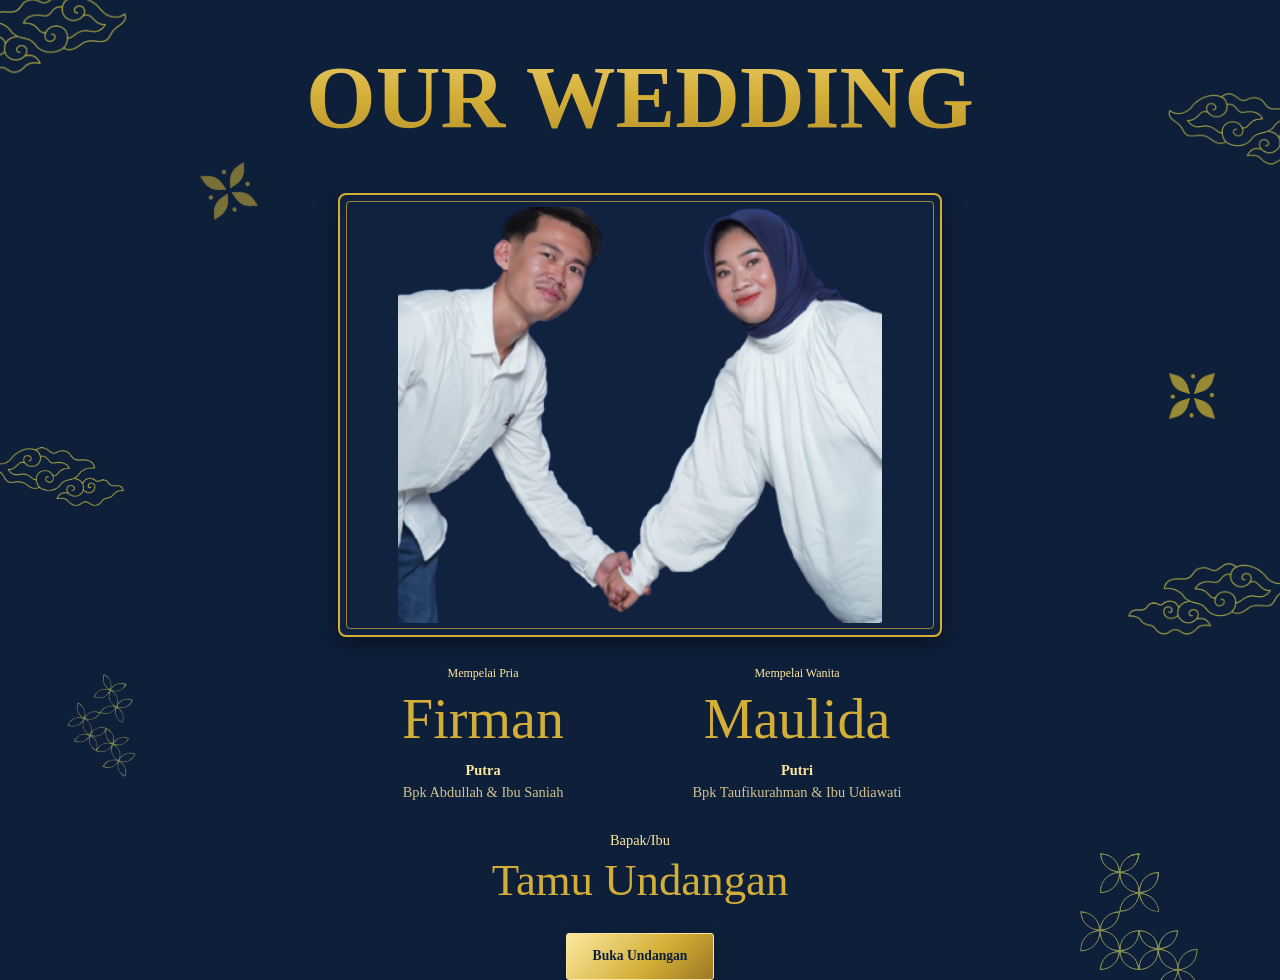
<file: index.html>
<!DOCTYPE html>
<!--[if lt IE 7]>      <html class="no-js lt-ie9 lt-ie8 lt-ie7"> <![endif]-->
<!--[if IE 7]>         <html class="no-js lt-ie9 lt-ie8"> <![endif]-->
<!--[if IE 8]>         <html class="no-js lt-ie9"> <![endif]-->
<!--[if gt IE 8]>      <html class="no-js"> <!--<![endif]-->
<html>
    <head>
        <meta http-equiv="Content-Security-Policy" content="default-src 'self'; script-src 'self' https://cdn.jsdelivr.net; style-src 'self' 'unsafe-inline' https://cdn.jsdelivr.net https://fonts.googleapis.com; font-src 'self' https://fonts.gstatic.com https://cdn.jsdelivr.net; img-src 'self' data:; media-src 'self'; frame-src https://www.google.com https://maps.google.com; object-src 'none'; base-uri 'self'; form-action 'self'">
        <link href="https://cdn.jsdelivr.net/npm/bootstrap@5.3.8/dist/css/bootstrap.min.css" rel="stylesheet" integrity="sha384-sRIl4kxILFvY47J16cr9ZwB07vP4J8+LH7qKQnuqkuIAvNWLzeN8tE5YBujZqJLB" crossorigin="anonymous">
        <script src="https://cdn.jsdelivr.net/npm/bootstrap@5.3.8/dist/js/bootstrap.bundle.min.js" integrity="sha384-FKyoEForCGlyvwx9Hj09JcYn3nv7wiPVlz7YYwJrWVcXK/BmnVDxM+D2scQbITxI" crossorigin="anonymous"></script>
        <meta charset="utf-8">
        <meta http-equiv="X-UA-Compatible" content="IE=edge">
        <title>Wedding Firman & Maulida</title>
        <meta name="description" content="">
        <meta name="viewport" content="width=device-width, initial-scale=1">
        <link rel="stylesheet" type="text/css" href="css/style.css">
        <link rel="preconnect" href="https://fonts.googleapis.com">
<link rel="preconnect" href="https://fonts.gstatic.com" crossorigin>
<link href="https://fonts.googleapis.com/css2?family=Cinzel:wght@400..900&display=swap" rel="stylesheet">
        <link href="https://fonts.googleapis.com/css2?family=Great+Vibes&display=swap" rel="stylesheet">
    </head>
    <body>
        <section class="parameter-error" id="parameter-error" role="alert" aria-labelledby="parameter-error-title" hidden>
            <p class="section-kicker">Tautan undangan tidak valid</p>
            <h1 id="parameter-error-title">Format nama tamu salah</h1>
            <p>Isi parameter <code>untuk</code> atau <code>nama</code> dengan huruf saja, tanpa spasi, angka, atau simbol.</p>
            <a class="tombol-undangan" href="Index.html">Kembali ke undangan</a>
        </section>
        <div class="loader-overlay" id="page-loader" role="status" aria-live="polite" aria-label="Memuat undangan">
            <div class="loader-content">
                <span class="loader-spinner" aria-hidden="true"></span>
                <span class="loader-label">Mempersiapkan undangan</span>
            </div>
        </div>
       <div class="container-fluid p-0 m-0 d-flex min-vh-100">
            <div class="Utama container-fluid d-flex flex-column justify-content-center">
                <img src="Assets/Desain_tanpa_judul__1_-removebg-preview.png" class="img-fluid mt-0 element awan1" alt="" aria-hidden="true">
                <img src="Assets/Desain_tanpa_judul__1_-removebg-preview.png" class="img-fluid mt-0 element awan2" alt="" aria-hidden="true">
                <img src="Assets/Desain_tanpa_judul__1_-removebg-preview.png" class="img-fluid mt-0 element awan3" alt="" aria-hidden="true">
                <img src="Assets/Desain_tanpa_judul__1_-removebg-preview.png" class="img-fluid mt-0 element awan4" alt="" aria-hidden="true">
                <img src="Assets/i-removebg-preview.png" class="img-fluid mt-0 element3 bunga2" alt="" aria-hidden="true">
                <img src="Assets/Desain_tanpa_judul__1_-removebg-preview (1).png" class="img-fluid mt-0 element2 bunga" alt="" aria-hidden="true">
                <img src="Assets/i-removebg-preview.png" class="img-fluid mt-0 element3 bunga3" alt="" aria-hidden="true">
                <img src="Assets/Desain_tanpa_judul__1_-removebg-preview (1).png" class="img-fluid mt-0 element2 bunga4" alt="" aria-hidden="true">
                <h1 class="text-uppercase text-center text-judul">Our Wedding</h1>
                <div class="container-fluid ">
                    <div class="row justify-content-center">
                        <!-- Mengatur lebar bingkai: lebih kecil di HP (col-10), sedang di tablet (col-md-8), dan pas di desktop (col-lg-6) -->
                        <div class="col-10 col-md-8 col-lg-6">
                        
                        <!-- Wrapper Bingkai -->
                        <div class="bingkai-emas">
                            <!-- Ganti 'foto-mempelai.jpg' dengan path/link foto Anda -->
                            <img src="Assets/1000524065-removebg-preview_waifu2x_photo_noise3.png" class="img-fluid Utama-foto" alt="Foto Mempelai">
                        </div>

                        <div class="row mempelai">
                            <div class="col-6">
                                <p class="label-mempelai">Mempelai Pria</p>
                                <p class="nama-mempelai">Firman</p>
                                <p class="orang-tua-mempelai orang-tua-pria"><span>Putra</span><span>Bpk Abdullah &amp; Ibu Saniah</span></p>
                            </div>
                            <div class="col-6">
                                <p class="label-mempelai">Mempelai Wanita</p>
                                <p class="nama-mempelai">Maulida</p>
                                <p class="orang-tua-mempelai orang-tua-wanita"><span>Putri</span><span>Bpk Taufikurahman &amp; Ibu Udiawati</span></p>
                            </div>
                        </div>

                        <div class="guest-recipient" aria-label="Undangan untuk tamu">
                            <p class="guest-salutation">Bapak/Ibu</p>
                            <p class="guest-name" id="guest-name">Tamu Undangan</p>
                        </div>
                        <a class="tombol-undangan" href="Undangan.html">Buka Undangan</a>

                        </div>
                    </div>
                    </div>
</div>
            </div>
       
       
        <script src="script-js/undangan.js" defer></script>
    </body>
</html>
</file>
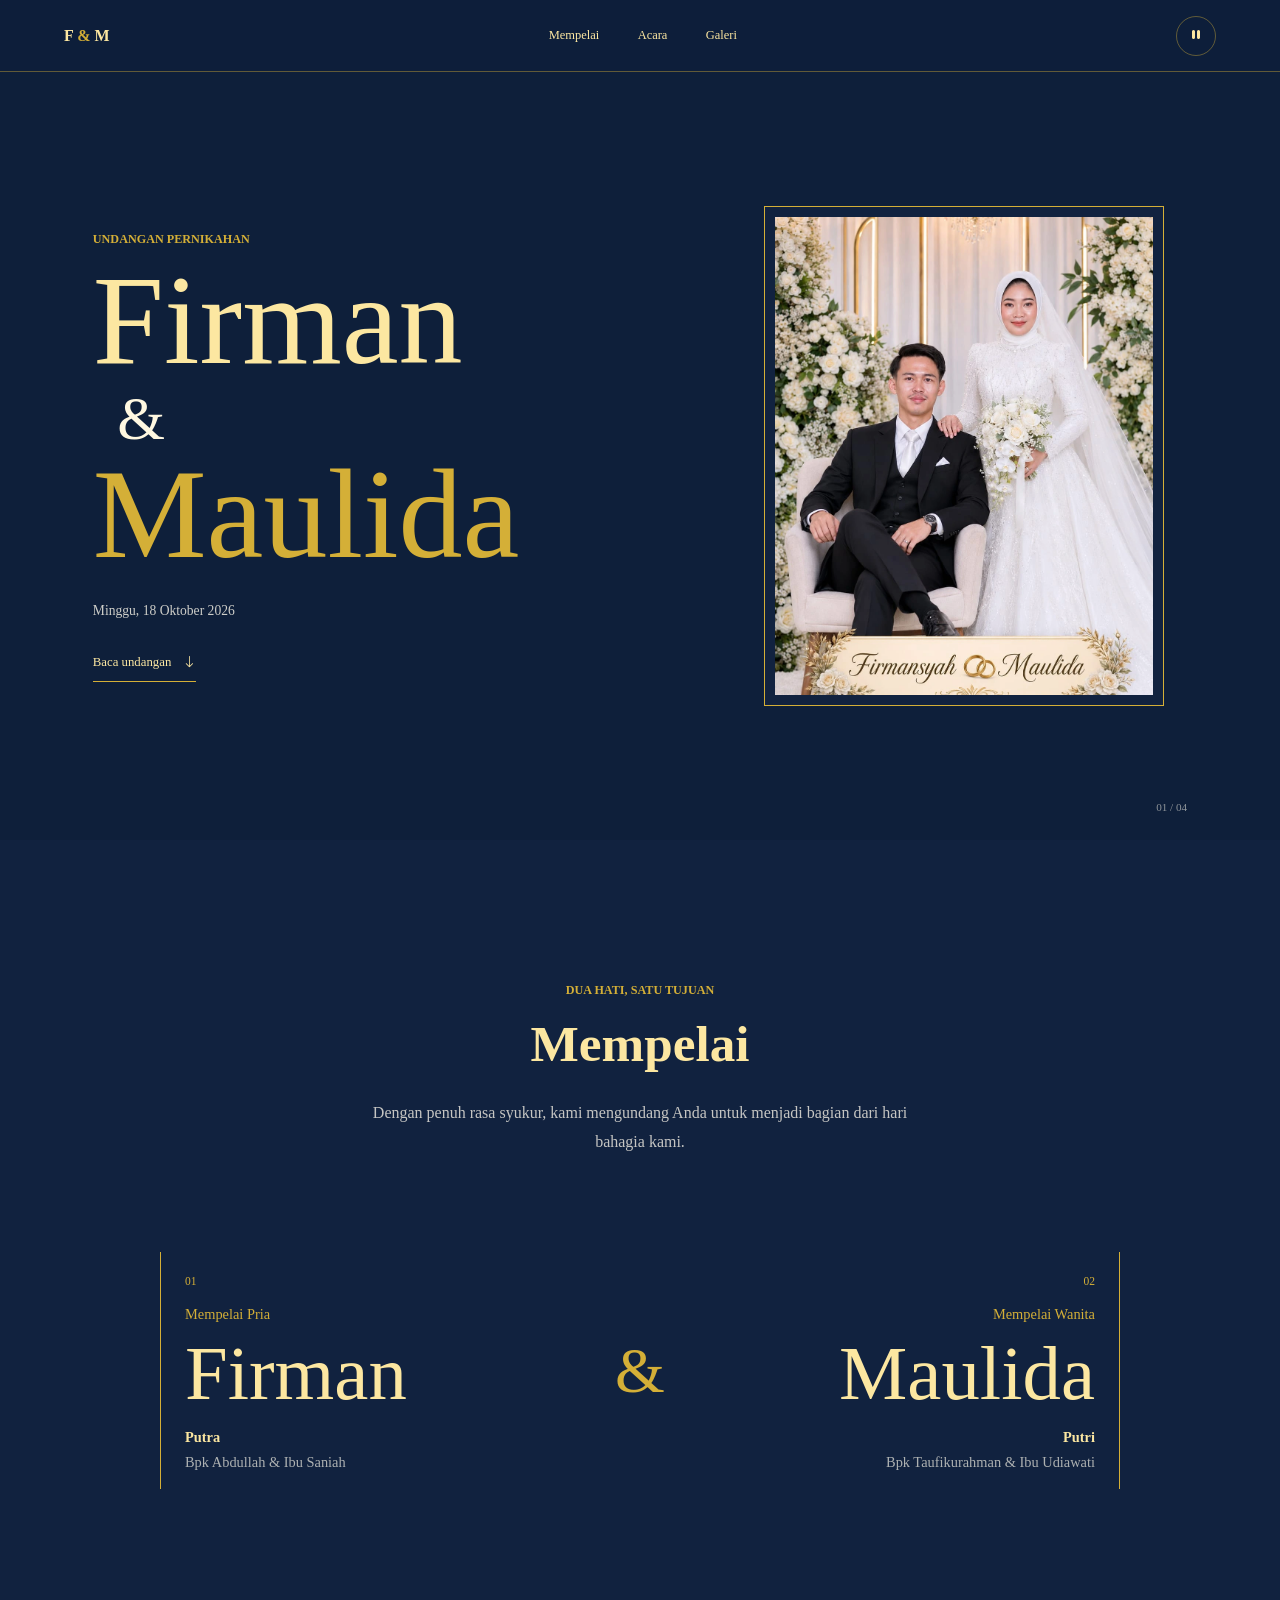
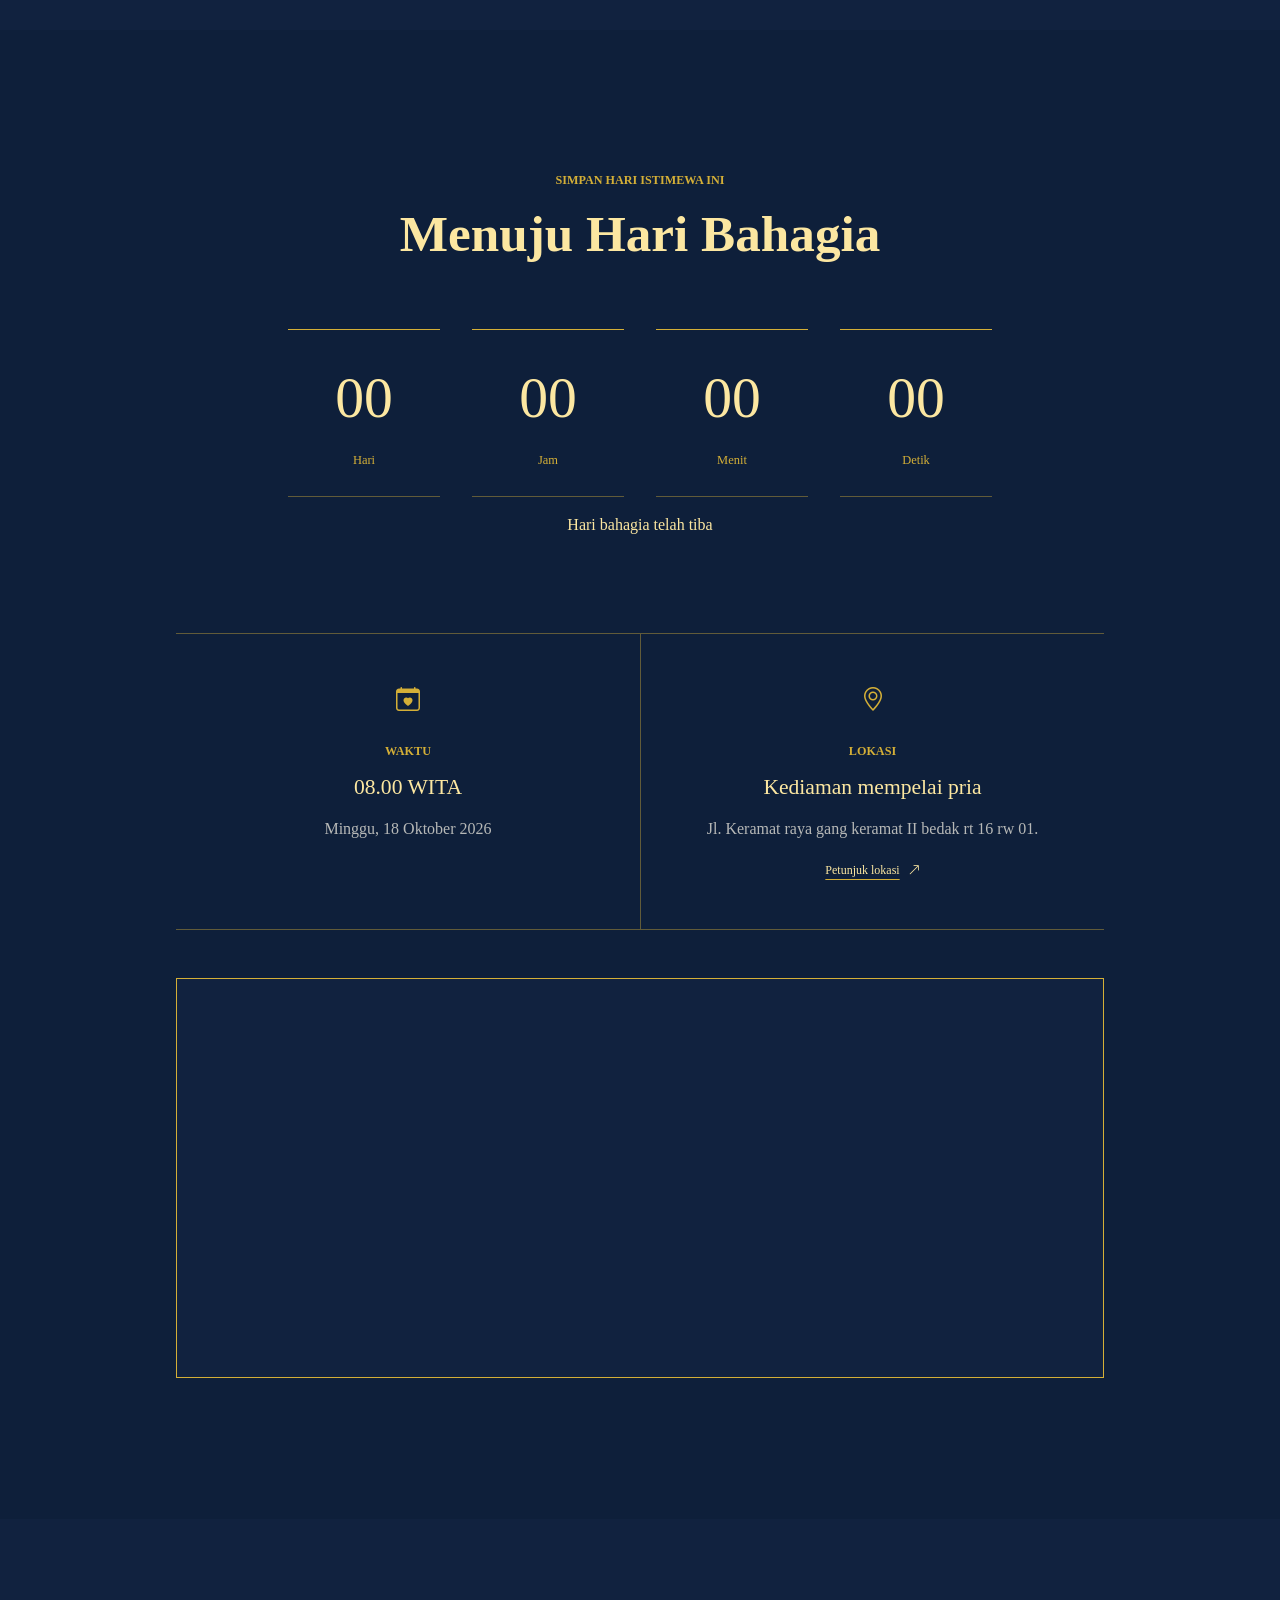
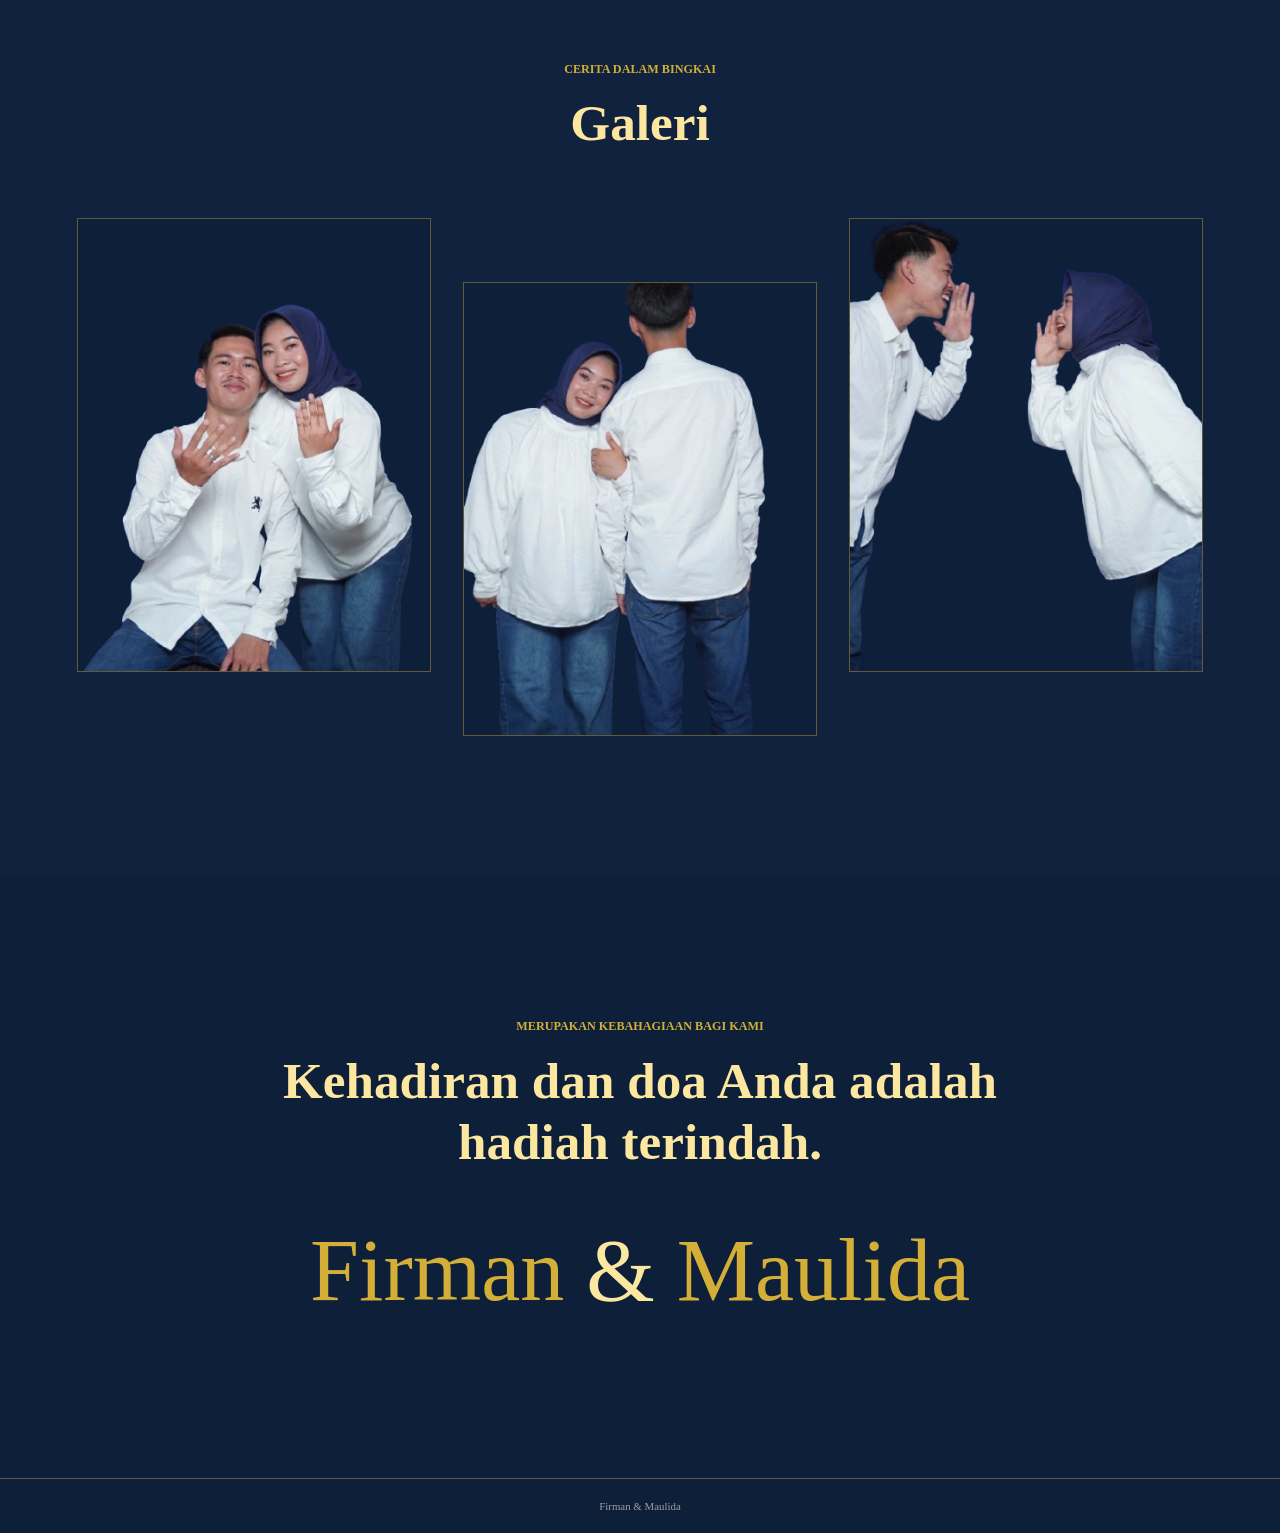
<file: Undangan.html>
<!DOCTYPE html>
<html lang="id">
    <head>
        <meta charset="utf-8">
        <meta http-equiv="Content-Security-Policy" content="default-src 'self'; script-src 'self' https://cdn.jsdelivr.net; style-src 'self' 'unsafe-inline' https://cdn.jsdelivr.net https://fonts.googleapis.com; font-src 'self' https://fonts.gstatic.com https://cdn.jsdelivr.net; img-src 'self' data:; media-src 'self'; frame-src https://www.google.com https://maps.google.com; object-src 'none'; base-uri 'self'; form-action 'self'">
        <meta name="viewport" content="width=device-width, initial-scale=1">
        <meta name="theme-color" content="#0e1f3a">
        <title>Undangan Pernikahan Firman &amp; Maulida</title>
        <link rel="preload" as="image" href="Assets/Foto-Firman-Maulida.webp" fetchpriority="high">
        <link href="https://cdn.jsdelivr.net/npm/bootstrap@5.3.8/dist/css/bootstrap.min.css" rel="stylesheet" integrity="sha384-sRIl4kxILFvY47J16cr9ZwB07vP4J8+LH7qKQnuqkuIAvNWLzeN8tE5YBujZqJLB" crossorigin="anonymous">
        <link href="https://cdn.jsdelivr.net/npm/bootstrap-icons@1.11.3/font/bootstrap-icons.min.css" rel="stylesheet">
        <link rel="stylesheet" href="css/style.css">
        <link rel="stylesheet" href="css/invitation.css">
        <link rel="preconnect" href="https://fonts.googleapis.com">
        <link rel="preconnect" href="https://fonts.gstatic.com" crossorigin>
        <link href="https://fonts.googleapis.com/css2?family=Cinzel:wght@400..900&family=Great+Vibes&display=swap" rel="stylesheet">
        <script src="script-js/undangan.js" defer></script>
    </head>
    <body class="invitation-body">
        <section class="parameter-error" id="parameter-error" role="alert" aria-labelledby="parameter-error-title" hidden>
            <p class="section-kicker">Tautan undangan tidak valid</p>
            <h1 id="parameter-error-title">Format nama tamu salah</h1>
            <p>Isi parameter <code>untuk</code> atau <code>nama</code> dengan huruf saja, tanpa spasi, angka, atau simbol.</p>
            <a class="tombol-undangan" href="Index.html">Kembali ke undangan</a>
        </section>
        <div class="loader-overlay" id="page-loader" role="status" aria-live="polite" aria-label="Memuat undangan">
            <div class="loader-content">
                <span class="loader-spinner" aria-hidden="true"></span>
                <span class="loader-label">Mempersiapkan undangan</span>
            </div>
        </div>

        <header class="invite-header">
            <a class="invite-brand" href="#awal" aria-label="Undangan Firman dan Maulida">F <span>&amp;</span> M</a>
            <nav class="invite-nav" aria-label="Navigasi undangan">
                <a href="#mempelai">Mempelai</a>
                <a href="#acara">Acara</a>
                <a href="#galeri">Galeri</a>
            </nav>
            <button class="invite-back audio-toggle" id="audio-toggle" type="button" aria-label="Lagu belum diatur" title="Tambahkan sumber lagu di konfigurasi" disabled>
                <i class="bi bi-pause-fill" aria-hidden="true"></i>
            </button>
        </header>

        <main class="invitation-flow">
            <section class="invite-hero" id="awal" aria-labelledby="hero-title">
                <div class="hero-copy reveal-on-scroll">
                    <p class="section-kicker">Undangan pernikahan</p>
                    <h1 id="hero-title"><span>Firman</span><span class="hero-ampersand">&amp;</span><span>Maulida</span></h1>
                    <p class="hero-date" id="event-date-label">Dengan penuh kebahagiaan</p>
                    <a class="hero-link" href="#mempelai">Baca undangan <i class="bi bi-arrow-down" aria-hidden="true"></i></a>
                </div>
                <figure class="hero-photo reveal-on-scroll">
                    <img id="cover-photo" src="Assets/Foto-Firman-Maulida.webp" alt="Firman dan Maulida" fetchpriority="high">
                </figure>
                <span class="hero-index" aria-hidden="true">01 / 04</span>
            </section>

            <section class="couple-section content-section" id="mempelai" aria-labelledby="couple-title">
                <div class="section-heading reveal-on-scroll">
                    <p class="section-kicker">Dua hati, satu tujuan</p>
                    <h2 id="couple-title">Mempelai</h2>
                </div>
                <div class="couple-intro reveal-on-scroll">
                    <p>Dengan penuh rasa syukur, kami mengundang Anda untuk menjadi bagian dari hari bahagia kami.</p>
                </div>
                <div class="couple-names">
                    <article class="couple-name reveal-on-scroll">
                        <span class="couple-number">01</span>
                        <p class="couple-role">Mempelai Pria</p>
                        <h3>Firman</h3>
                        <p class="couple-parents"><span>Putra</span><span>Bpk Abdullah &amp; Ibu Saniah</span></p>
                    </article>
                    <span class="couple-divider" aria-hidden="true">&amp;</span>
                    <article class="couple-name reveal-on-scroll">
                        <span class="couple-number">02</span>
                        <p class="couple-role">Mempelai Wanita</p>
                        <h3>Maulida</h3>
                        <p class="couple-parents"><span>Putri</span><span>Bpk Taufikurahman &amp; Ibu Udiawati</span></p>
                    </article>
                </div>
            </section>

            <section class="event-section content-section" id="acara" aria-labelledby="event-title">
                <div class="section-heading reveal-on-scroll">
                    <p class="section-kicker">Simpan hari istimewa ini</p>
                    <h2 id="event-title">Menuju Hari Bahagia</h2>
                </div>
                <div class="countdown reveal-on-scroll" id="countdown" aria-label="Hitung mundur menuju acara">
                    <div class="countdown-unit"><span id="countdown-days">00</span><small>Hari</small></div>
                    <div class="countdown-unit"><span id="countdown-hours">00</span><small>Jam</small></div>
                    <div class="countdown-unit"><span id="countdown-minutes">00</span><small>Menit</small></div>
                    <div class="countdown-unit"><span id="countdown-seconds">00</span><small>Detik</small></div>
                </div>
                <p class="countdown-message" id="countdown-message" aria-live="polite"></p>
                <div class="event-details reveal-on-scroll">
                    <div class="event-detail">
                        <i class="bi bi-calendar-heart" aria-hidden="true"></i>
                        <p class="section-kicker">Waktu</p>
                        <h3 id="event-time">09.00 WIB</h3>
                        <p id="event-date-full"></p>
                    </div>
                    <div class="event-detail">
                        <i class="bi bi-geo-alt" aria-hidden="true"></i>
                        <p class="section-kicker">Lokasi</p>
                        <h3 id="event-location-name">Lokasi acara</h3>
                        <p id="event-location-address">Alamat acara</p>
                        <a id="event-map-link" class="map-link" href="#acara" target="_blank" rel="noopener" hidden>Petunjuk lokasi <i class="bi bi-arrow-up-right" aria-hidden="true"></i></a>
                    </div>
                </div>
                <div class="event-map reveal-on-scroll">
                    <iframe id="event-map-frame" title="Peta lokasi acara di Sungai Bilu, Banjarmasin" loading="lazy" referrerpolicy="strict-origin-when-cross-origin" allowfullscreen></iframe>
                </div>
            </section>

            <section class="gallery-section content-section" id="galeri" aria-labelledby="gallery-title">
                <div class="section-heading reveal-on-scroll">
                    <p class="section-kicker">Cerita dalam bingkai</p>
                    <h2 id="gallery-title">Galeri</h2>
                </div>
                <div class="gallery-grid" id="gallery-grid" aria-label="Galeri foto Firman dan Maulida"></div>
            </section>

            <section class="closing-section content-section" aria-labelledby="closing-title">
                <p class="section-kicker reveal-on-scroll">Merupakan kebahagiaan bagi kami</p>
                <h2 class="reveal-on-scroll" id="closing-title">Kehadiran dan doa Anda adalah hadiah terindah.</h2>
                <p class="closing-names reveal-on-scroll">Firman <span>&amp;</span> Maulida</p>
            </section>
        </main>

        <audio id="wedding-audio" loop preload="none"></audio>
        <footer class="invite-footer">Firman &amp; Maulida</footer>
    </body>
</html>
</file>
<file: css/style.css>
@media (min-width: 576px) { 
 body,html {
    padding:0;
    margin:0;
}
.Utama {
    background-color: #0e1f3a;
    text-align: center;
    min-height: 100vh;
}
.text-judul {
    font-family: 'Cinzel', serif;
    font-weight: 800;
    padding: 50px;
    background: linear-gradient(to bottom,
      #FCE7A1 35%,
      #D4AF37 85%,
      #9C7722 30%);
    -webkit-background-clip: text;
    -webkit-text-fill-color: transparent;
    font-size: 10.3vh;

}
.foto-mempelai{
    margin: auto;
}
/* Container utama bingkai */
.bingkai-emas {
  position: relative;
  padding: 12px; /* Jarak antara foto dan garis emas terluar */
  background-color: #11223F; /* Menjaga warna dasar tetap navy blue */
  border: 2px solid #D4AF37; /* Garis emas bagian luar */
  border-radius: 8px; /* Membuat sudut sedikit melengkung */
  box-shadow: 0px 8px 20px rgba(0, 0, 0, 0.4); /* Memberikan efek bayangan agar menonjol */
}

/* Membuat efek garis emas bagian dalam (double border) */
.bingkai-emas::before {
  content: "";
  position: absolute;
  top: 6px; /* Jarak garis dalam dari atas */
  left: 6px; /* Jarak garis dalam dari kiri */
  right: 6px; /* Jarak garis dalam dari kanan */
  bottom: 6px; /* Jarak garis dalam dari bawah */
  border: 1px solid rgba(212, 175, 55, 0.7); /* Garis emas dalam yang sedikit lebih tipis/transparan */
  border-radius: 4px;
  pointer-events: none; /* Agar tidak mengganggu jika gambar bisa di-klik */
  z-index: 2; /* Memastikan garis berada di atas gambar */
}

/* Penyesuaian untuk foto di dalam bingkai */
.bingkai-emas img {
  width: 440px;
  height: 280px;
  border-radius: 2px;
  display: block;
  position: relative;
  z-index: 1; /* Posisi gambar di bawah garis dalam */
}

.Utama-foto {
    display: flex;
    justify-content: center;
    align-items: center;
 }
 .element {
    width: 10vw;
    height: 10vw;
    position: absolute;
    opacity: 0.5;
}
.awan1 {
    top: 1%;
    left: -5%;
    z-index: 0;

}
.awan2 {
    top: 15%;
    right: 0.1%;
    z-index: 0;
}
.element2 {
    max-width: 3rem;
    max-height: 3rem;
    position: absolute;
}
.element3 {
    max-width: 13rem;
    max-height: 13rem;
    position: absolute;
}
.bunga {
    top: 30%;
    left: 3%;
    z-index: 0;
    opacity: 0.5;

}
.bunga2 {
    top: 88%;
    right: 3%;
    z-index: 0;
    opacity: 0.5;
}
}


@media (min-width: 768px) { 
    .Utama {
    background-color: #0e1f3a;
}
.text-judul {
    font-family: 'Cinzel', serif;
    font-weight: 800;
    padding: 50px;
    background: linear-gradient(to bottom,
      #FCE7A1 0%,
      #D4AF37 50%,
      #9C7722 100%);
    -webkit-background-clip: text;
    -webkit-text-fill-color: transparent;
    font-size: 80%;


}
 }

@media (min-width: 992px) { 
    .Utama {
    background-color: #0e1f3a;
}
.text-judul {
    font-family: 'Cinzel', serif;
    font-weight: 800;
    padding: 50px;
    background: linear-gradient(to bottom,
      #FCE7A1 0%,
      #D4AF37 50%,
      #9C7722 100%);
    -webkit-background-clip: text;
    -webkit-text-fill-color: transparent;
    font-size: 80%;

}
 }

@media (min-width: 1200px) { 
body,html {
    padding:0;
    margin:0;
}
.Utama {
    background-color: #0e1f3a;
    text-align: center;
    min-width: 100vh;
}
.text-judul {
    font-family: 'Cinzel', serif;
    font-weight: 800;
    padding: 50px;
    background: linear-gradient(to bottom,
      #FCE7A1 35%,
      #D4AF37 70%,
      #9C7722 30%);
    -webkit-background-clip: text;
    -webkit-text-fill-color: transparent;
    font-size: 15vh;

}
.foto-mempelai{
    margin: auto;
}
/* Container utama bingkai */
.bingkai-emas {
  position: relative;
  padding: 12px; /* Jarak antara foto dan garis emas terluar */
  background-color: #11223F; /* Menjaga warna dasar tetap navy blue */
  border: 2px solid #D4AF37; /* Garis emas bagian luar */
  border-radius: 8px; /* Membuat sudut sedikit melengkung */
  box-shadow: 0px 8px 20px rgba(0, 0, 0, 0.4); /* Memberikan efek bayangan agar menonjol */
}

/* Membuat efek garis emas bagian dalam (double border) */
.bingkai-emas::before {
  content: "";
  position: absolute;
  top: 6px; /* Jarak garis dalam dari atas */
  left: 6px; /* Jarak garis dalam dari kiri */
  right: 6px; /* Jarak garis dalam dari kanan */
  bottom: 6px; /* Jarak garis dalam dari bawah */
  border: 1px solid rgba(212, 175, 55, 0.7); /* Garis emas dalam yang sedikit lebih tipis/transparan */
  border-radius: 4px;
  pointer-events: none; /* Agar tidak mengganggu jika gambar bisa di-klik */
  z-index: 2; /* Memastikan garis berada di atas gambar */
}

/* Penyesuaian untuk foto di dalam bingkai */
.bingkai-emas img {
  width: 100%;
  height: 340px;
  border-radius: 2px;
  display: block;
  position: relative;
  z-index: 1; /* Posisi gambar di bawah garis dalam */
}

.Utama-foto {
    display: flex;
    justify-content: center;
    align-items: center;
  }
.element {
    max-width: 20rem;
    max-height: 20rem;
}
}


@media (min-width: 1400px) { 
body,html {
    padding:0;
    margin:0;
}
    .Utama {
    background-color: #0e1f3a;
    text-align: center;
    align-items: center;
    justify-content: center;
}
.text-judul {
    font-family: 'Cinzel', serif;
    font-weight: 900;
    background: linear-gradient(to bottom,
      #FCE7A1 0%,
      #D4AF37 50%,
      #9C7722 100%);
    -webkit-background-clip: text;
    -webkit-text-fill-color: transparent;
    font-size: 80%;
}
 }

html,
body {
  min-height: 100%;
  margin: 0;
  padding: 0;
}

body {
  background-color: #0e1f3a;
}

.media-protection img,
.media-protection audio,
.media-protection video {
  -webkit-touch-callout: none;
  -webkit-user-drag: none;
  user-select: none;
}

.Utama {
  position: relative;
  flex: 1 0 100%;
  width: 100%;
  min-width: 0;
  min-height: 100vh;
  min-height: 100svh;
  overflow: hidden;
  background-color: #0e1f3a;
  text-align: center;
}

.text-judul {
  position: relative;
  z-index: 1;
  margin: 0;
  padding: clamp(1.5rem, 5vh, 3rem) 1rem;
  background: linear-gradient(to bottom, #FCE7A1 0%, #D4AF37 50%, #9C7722 100%);
  background-clip: text;
  -webkit-text-fill-color: transparent;
  font-family: 'Cinzel', serif;
  font-size: clamp(2rem, 7vw, 6rem);
  font-weight: 800;
  line-height: 1.15;
}

.bingkai-emas {
  position: relative;
  z-index: 1;
  padding: 12px;
  border: 2px solid #D4AF37;
  border-radius: 8px;
  background-color: #11223F;
  box-shadow: 0 8px 20px rgba(0, 0, 0, 0.4);
}

.bingkai-emas::before {
  position: absolute;
  inset: 6px;
  z-index: 2;
  border: 1px solid rgba(212, 175, 55, 0.7);
  border-radius: 4px;
  content: "";
  pointer-events: none;
}

.bingkai-emas img {
  display: block;
  position: relative;
  z-index: 1;
  width: 100%;
  height: clamp(14rem, 42vw, 26rem);
  border-radius: 2px;
  object-fit: contain;
}

.Utama-foto {
  margin: auto;
}

.element,
.element2,
.element3 {
  position: absolute;
  z-index: 0;
  height: auto;
  opacity: 0.5;
  pointer-events: none;
  scale: 1.15;
}

.element {
  width: clamp(5rem, 14vw, 16rem);
}

.awan1 {
  top: 0;
  left: -4%;
  width: clamp(5rem, 14vw, 16rem);
  opacity: 0.75;
}

.awan2 {
  top: 10%;
  right: -4%;
  width: clamp(4.5rem, 12vw, 14rem);
  opacity: 0.7;
  transform: scaleX(-1);
}

.awan3 {
  top: 46%;
  left: 1%;
  width: clamp(4rem, 10vw, 11rem);
  opacity: 0.8;
  transform: scaleX(-1);
}

.awan4 {
  top: 58%;
  right: 1%;
  width: clamp(4.5rem, 12vw, 13rem);
  opacity: 0.75;
}

.element2 {
  width: clamp(2rem, 5vw, 3rem);
}

.bunga {
  top: 38%;
  right: 2%;
  width: clamp(2.5rem, 6vw, 5rem);
  opacity: 0.65;
}

.element3 {
  width: clamp(5rem, 14vw, 10rem);
}

.bunga2 {
  right: 4%;
  bottom: 8%;
  width: clamp(4rem, 10vw, 8rem);
  opacity: 0.6;
}

.bunga3 {
  top: 70%;
  left: 2%;
  width: clamp(3rem, 7vw, 6rem);
  opacity: 0.55;
  transform: rotate(24deg);
}

.bunga4 {
  top: 17%;
  left: 9%;
  width: clamp(2.5rem, 5vw, 4.5rem);
  opacity: 0.5;
  transform: rotate(-18deg);
}

.guest-recipient {
  max-width: 100%;
  margin: clamp(1rem, 3vh, 1.75rem) auto 0;
  color: #FCE7A1;
  text-align: center;
}

.guest-salutation {
  margin: 0;
  font-family: 'Cinzel', serif;
  font-size: clamp(0.75rem, 2vw, 0.9rem);
}

.guest-name {
  overflow-wrap: anywhere;
  margin: 0.2rem 0 0;
  color: #D4AF37;
  font-family: 'Great Vibes', cursive;
  font-size: clamp(1.9rem, 5vw, 2.8rem);
  line-height: 1.15;
}

.parameter-error {
  display: grid;
  position: fixed;
  inset: 0;
  z-index: 3000;
  align-content: center;
  justify-items: center;
  gap: 1rem;
  overflow-y: auto;
  padding: 2rem 1.25rem;
  background: #0e1f3a;
  color: #FCE7A1;
  text-align: center;
}

.parameter-error[hidden] {
  display: none;
}

.parameter-error h1 {
  max-width: 42rem;
  margin: 0;
  color: #D4AF37;
  font-family: 'Cinzel', serif;
  font-size: clamp(1.5rem, 5vw, 3rem);
}

.parameter-error p:not(.section-kicker) {
  max-width: 36rem;
  margin: 0;
  line-height: 1.7;
}

.parameter-error code {
  color: #FCE7A1;
}

body.invalid-guest-page > :not(#parameter-error) {
  display: none !important;
}

@media (min-width: 576px) {
  .awan1 {
    left: -3%;
    width: clamp(6rem, 12vw, 16rem);
  }

  .awan2 {
    right: -3%;
    width: clamp(5rem, 11vw, 14rem);
  }

  .awan3 {
    top: 46%;
    left: 0;
    width: clamp(4.5rem, 9vw, 11rem);
  }

  .awan4 {
    right: 0;
    width: clamp(5rem, 11vw, 13rem);
  }

  .bunga {
    right: 3%;
    left: auto;
    width: clamp(3rem, 5vw, 5rem);
  }

  .bunga2 {
    right: 5%;
    width: clamp(4.5rem, 8vw, 8rem);
  }

  .bunga3 {
    left: 4%;
    right: auto;
    width: clamp(3.5rem, 5vw, 6rem);
  }

  .bunga4 {
    left: 12%;
    width: clamp(3rem, 4vw, 4.5rem);
  }
}

@media (min-width: 992px) {
  .awan1 {
    width: clamp(8rem, 12vw, 18rem);
  }

  .awan2 {
    width: clamp(7rem, 11vw, 16rem);
  }

  .awan3 {
    top: 46%;
    width: clamp(6rem, 9vw, 12rem);
  }

  .awan4 {
    width: clamp(7rem, 11vw, 14rem);
  }

  .bunga {
    right: 5%;
    left: auto;
    width: clamp(3.5rem, 5vw, 6rem);
  }

  .bunga2 {
    right: 7%;
    width: clamp(5rem, 8vw, 9rem);
  }

  .bunga3 {
    left: 6%;
    right: auto;
    width: clamp(4rem, 5vw, 7rem);
  }

  .bunga4 {
    left: 16%;
    width: clamp(3.5rem, 4vw, 5rem);
  }
}

.mempelai {
  position: relative;
  z-index: 1;
  margin-top: clamp(1rem, 3vh, 2rem);
  color: #FCE7A1;
}

.label-mempelai {
  margin: 0;
  font-family: 'Cinzel', serif;
  font-size: 0.75rem;
}

.nama-mempelai {
  margin: 0.25rem 0 0;
  color: #D4AF37;
  font-family: 'Great Vibes', cursive;
  font-size: 2rem;
  line-height: 1.2;
}

.orang-tua-mempelai {
  overflow-wrap: anywhere;
  margin: 0.4rem 0 0;
  color: rgba(252, 231, 161, 0.82);
  font-family: 'Cinzel', serif;
  font-size: 0.75rem;
  line-height: 1.45;
  text-align: center;
}

.orang-tua-mempelai span {
  display: block;
}

.orang-tua-mempelai span:first-child {
  margin-bottom: 0.1rem;
  color: #FCE7A1;
  font-weight: 600;
}

@media (min-width: 576px) {
  .orang-tua-mempelai {
    font-size: 0.8rem;
  }

  .nama-mempelai {
    font-size: 2.5rem;
  }
}

@media (min-width: 768px) {
  .orang-tua-mempelai {
    font-size: 0.85rem;
  }

  .nama-mempelai {
    font-size: 3rem;
  }
}

@media (min-width: 1200px) {
  .orang-tua-mempelai {
    font-size: 0.9rem;
  }

  .nama-mempelai {
    font-size: 3.5rem;
  }
}

.loader-overlay {
  position: fixed;
  inset: 0;
  z-index: 2000;
  display: grid;
  place-items: center;
  background: rgba(255, 255, 255, 0.78);
  -webkit-backdrop-filter: blur(5px);
  backdrop-filter: blur(5px);
  opacity: 1;
  transition: opacity 600ms ease, visibility 600ms ease;
}

.loader-overlay.is-hidden {
  visibility: hidden;
  opacity: 0;
  pointer-events: none;
}

.loader-content {
  display: grid;
  justify-items: center;
  gap: 1rem;
  color: #0e1f3a;
}

.loader-spinner {
  width: clamp(3rem, 10vw, 4rem);
  aspect-ratio: 1;
  border: 4px solid rgba(212, 175, 55, 0.25);
  border-top-color: #FCE7A1;
  border-right-color: #D4AF37;
  border-bottom-color: #9C7722;
  border-radius: 50%;
  animation: loader-spin 900ms linear infinite;
}

.loader-label {
  font-family: 'Cinzel', serif;
  font-size: 0.8rem;
  font-weight: 700;
}

.tombol-undangan {
  display: inline-flex;
  position: relative;
  z-index: 1;
  align-items: center;
  justify-content: center;
  min-height: 2.9rem;
  margin-top: clamp(1.25rem, 3vh, 2rem);
  padding: 0.7rem 1.6rem;
  border: 1px solid #FCE7A1;
  border-radius: 3px;
  background: linear-gradient(135deg, #FCE7A1 0%, #D4AF37 58%, #9C7722 100%);
  box-shadow: 0 5px 16px rgba(0, 0, 0, 0.2);
  color: #0e1f3a;
  font-family: 'Cinzel', serif;
  font-size: 0.85rem;
  font-weight: 700;
  text-decoration: none;
  transition: box-shadow 200ms ease, transform 200ms ease;
}

.tombol-undangan:hover {
  box-shadow: 0 8px 22px rgba(212, 175, 55, 0.3);
  color: #0e1f3a;
  transform: translateY(-2px);
}

.tombol-undangan:focus-visible {
  outline: 3px solid #FCE7A1;
  outline-offset: 4px;
}

.tombol-undangan[aria-disabled="true"] {
  pointer-events: none;
}

.is-leaving .Utama,
.is-leaving .undangan-page {
  animation: invitation-lift 1050ms cubic-bezier(0.65, 0, 0.35, 1) forwards;
}

.undangan-page {
  display: grid;
  position: relative;
  place-items: center;
  min-height: 100vh;
  min-height: 100svh;
  overflow: hidden;
  padding: clamp(1.5rem, 5vh, 3rem) 1rem;
  background: radial-gradient(ellipse at 50% 42%, #1b3153 0%, #0e1f3a 68%);
}

.undangan-content {
  width: min(100%, 48rem);
  padding: clamp(1.5rem, 5vh, 3rem) clamp(1.25rem, 6vw, 4rem);
  border: 1px solid rgba(212, 175, 55, 0.8);
  background: rgba(14, 31, 58, 0.82);
  box-shadow: 0 16px 50px rgba(0, 0, 0, 0.28);
  color: #FCE7A1;
}

.undangan-eyebrow {
  margin-bottom: 1rem;
  color: #D4AF37;
  font-family: 'Cinzel', serif;
  font-size: 0.8rem;
  letter-spacing: 0.08em;
  text-transform: uppercase;
}

.undangan-title {
  margin-bottom: clamp(1.25rem, 4vh, 2rem);
  background: linear-gradient(to bottom, #FCE7A1 0%, #D4AF37 55%, #9C7722 100%);
  background-clip: text;
  -webkit-text-fill-color: transparent;
  font-family: 'Cinzel', serif;
  font-size: clamp(1.7rem, 5vw, 3.5rem);
  font-weight: 700;
  line-height: 1.2;
}

.undangan-intro,
.undangan-note {
  max-width: 36rem;
  margin-right: auto;
  margin-left: auto;
  line-height: 1.8;
}

.undangan-names {
  display: flex;
  flex-wrap: wrap;
  align-items: baseline;
  justify-content: center;
  gap: 0.15em 0.3em;
  margin: clamp(1.5rem, 5vh, 3rem) 0;
  color: #D4AF37;
  font-family: 'Great Vibes', cursive;
  font-size: clamp(3rem, 12vw, 6.5rem);
  line-height: 1.1;
}

.undangan-ampersand {
  color: #FCE7A1;
  font-size: 0.7em;
}

.undangan-note {
  margin-bottom: 0;
}

@keyframes loader-spin {
  to {
    transform: rotate(360deg);
  }
}

@keyframes invitation-lift {
  to {
    opacity: 0;
    transform: translateY(-105vh);
    filter: brightness(1.3);
  }
}

@media (prefers-reduced-motion: reduce) {
  *,
  *::before,
  *::after {
    scroll-behavior: auto !important;
    animation-duration: 0.01ms !important;
    animation-iteration-count: 1 !important;
    transition-duration: 0.01ms !important;
  }
}
</file>
<file: css/invitation.css>
:root {
  --invite-navy: #0e1f3a;
  --invite-panel: #11223f;
  --invite-gold-light: #fce7a1;
  --invite-gold: #d4af37;
  --invite-gold-deep: #9c7722;
  --invite-line: rgba(212, 175, 55, 0.42);
}

.invitation-body {
  margin: 0;
  background: var(--invite-navy);
  color: #f8f4e8;
  font-family: Georgia, 'Times New Roman', serif;
}

.invitation-flow {
  overflow: hidden;
}

.invite-header {
  display: flex;
  position: sticky;
  top: 0;
  z-index: 100;
  align-items: center;
  justify-content: space-between;
  min-height: 4.5rem;
  padding: 0.6rem clamp(1rem, 5vw, 4rem);
  border-bottom: 1px solid var(--invite-line);
  background: rgba(14, 31, 58, 0.95);
  -webkit-backdrop-filter: blur(12px);
  backdrop-filter: blur(12px);
}

.invite-brand,
.invite-back,
.invite-nav a {
  color: var(--invite-gold-light);
  text-decoration: none;
}

.invite-brand {
  font-family: 'Cinzel', serif;
  font-size: 1rem;
  font-weight: 700;
}

.invite-brand span {
  color: var(--invite-gold);
}

.invite-nav {
  display: flex;
  align-items: center;
  gap: clamp(1rem, 3vw, 2.5rem);
}

.invite-nav a,
.invite-back {
  font-family: 'Cinzel', serif;
  font-size: 0.78rem;
}

.invite-nav a:hover,
.invite-back:hover,
.invite-brand:hover {
  color: var(--invite-gold);
}

.invite-back {
  display: grid;
  place-items: center;
  width: 2.5rem;
  aspect-ratio: 1;
  border: 1px solid var(--invite-line);
  border-radius: 50%;
  font-size: 1rem;
}

.invite-hero {
  display: grid;
  position: relative;
  grid-template-columns: minmax(0, 1fr) minmax(16rem, 0.8fr);
  align-items: center;
  gap: clamp(2rem, 7vw, 7rem);
  width: min(100%, 78rem);
  min-height: min(48rem, calc(100svh - 4.5rem));
  margin: 0 auto;
  padding: clamp(3rem, 8vh, 6rem) clamp(1.25rem, 6vw, 5rem);
}

.hero-copy {
  position: relative;
  z-index: 1;
}

.section-kicker {
  margin: 0 0 0.9rem;
  color: var(--invite-gold);
  font-family: 'Cinzel', serif;
  font-size: 0.76rem;
  font-weight: 600;
  text-transform: uppercase;
}

.hero-copy h1 {
  display: flex;
  flex-direction: column;
  align-items: flex-start;
  margin: 0;
  color: var(--invite-gold-light);
  font-family: 'Great Vibes', cursive;
  font-size: clamp(4.5rem, 10vw, 8.5rem);
  font-weight: 400;
  line-height: 0.9;
}

.hero-copy h1 span:first-child {
  color: var(--invite-gold-light);
}

.hero-copy h1 span:last-child {
  color: var(--invite-gold);
}

.hero-ampersand {
  margin: 0.22em 0 0.16em 0.4em;
  color: #fff8e1;
  font-size: 0.48em;
}

.hero-date {
  margin: 1.8rem 0 0;
  color: rgba(248, 244, 232, 0.82);
  font-family: 'Cinzel', serif;
  font-size: 0.85rem;
}

.hero-link {
  display: inline-flex;
  align-items: center;
  gap: 0.7rem;
  margin-top: 2rem;
  padding-bottom: 0.55rem;
  border-bottom: 1px solid var(--invite-gold);
  color: var(--invite-gold-light);
  font-family: 'Cinzel', serif;
  font-size: 0.8rem;
  text-decoration: none;
}

.hero-link:hover {
  color: var(--invite-gold);
}

.hero-photo {
  position: relative;
  width: min(100%, 25rem);
  aspect-ratio: 0.8;
  margin: 0 auto;
  padding: 0.65rem;
  border: 1px solid var(--invite-gold);
  background: var(--invite-panel);
}

.hero-photo img {
  display: block;
  width: 100%;
  height: 100%;
  object-fit: cover;
  background: var(--invite-panel);
}

.hero-photo figcaption {
  position: absolute;
  right: 0.65rem;
  bottom: 0.65rem;
  left: 0.65rem;
  padding: 2.5rem 1rem 0.8rem;
  background: linear-gradient(transparent, rgba(14, 31, 58, 0.88));
  color: #fff8e1;
  font-family: 'Cinzel', serif;
  font-size: 0.72rem;
  text-align: center;
}

.hero-index {
  position: absolute;
  right: clamp(1.25rem, 6vw, 5rem);
  bottom: 1.5rem;
  color: rgba(248, 244, 232, 0.55);
  font-family: 'Cinzel', serif;
  font-size: 0.7rem;
}

.content-section {
  padding: clamp(4.5rem, 11vw, 9rem) clamp(1.25rem, 6vw, 5rem);
}

.couple-section {
  background: var(--invite-panel);
}

.section-heading {
  width: min(100%, 72rem);
  margin: 0 auto;
  text-align: center;
}

.section-heading h2,
.closing-section h2 {
  margin: 0;
  color: var(--invite-gold-light);
  font-family: 'Cinzel', serif;
  font-size: clamp(1.8rem, 4vw, 3.5rem);
  font-weight: 600;
  line-height: 1.2;
}

.couple-intro {
  width: min(100%, 34rem);
  margin: 1.5rem auto 0;
  color: rgba(248, 244, 232, 0.78);
  line-height: 1.8;
  text-align: center;
}

.couple-names {
  display: grid;
  grid-template-columns: minmax(0, 1fr) auto minmax(0, 1fr);
  align-items: center;
  gap: clamp(1rem, 5vw, 4rem);
  width: min(100%, 60rem);
  margin: clamp(3rem, 8vw, 6rem) auto 0;
}

.couple-name {
  position: relative;
  padding: 1rem 0 1rem clamp(0.5rem, 2vw, 1.5rem);
  border-left: 1px solid var(--invite-gold);
}

.couple-name:last-child {
  text-align: right;
  border-right: 1px solid var(--invite-gold);
  border-left: 0;
  padding-right: clamp(0.5rem, 2vw, 1.5rem);
  padding-left: 0;
}

.couple-number {
  color: var(--invite-gold);
  font-family: 'Cinzel', serif;
  font-size: 0.72rem;
}

.couple-role {
  margin: 0.7rem 0 0;
  color: var(--invite-gold);
  font-family: 'Cinzel', serif;
  font-size: 0.85rem;
}

.couple-name h3 {
  margin: 0.2rem 0 0.35rem;
  color: var(--invite-gold-light);
  font-family: 'Great Vibes', cursive;
  font-size: clamp(2.8rem, 6vw, 5rem);
  font-weight: 400;
}

.couple-parents {
  max-width: 100%;
  overflow-wrap: anywhere;
  margin: 0;
  color: rgba(248, 244, 232, 0.68);
  font-family: 'Cinzel', serif;
  font-size: 0.8rem;
  line-height: 1.55;
}

.couple-parents span {
  display: block;
}

.couple-parents span:first-child {
  margin-bottom: 0.15rem;
  color: var(--invite-gold-light);
  font-weight: 600;
}

.couple-divider {
  color: var(--invite-gold);
  font-family: 'Great Vibes', cursive;
  font-size: clamp(2rem, 5vw, 4rem);
}

.event-section {
  background: var(--invite-navy);
}

.countdown {
  display: grid;
  grid-template-columns: repeat(4, minmax(0, 1fr));
  gap: clamp(0.5rem, 3vw, 2rem);
  width: min(100%, 44rem);
  margin: clamp(2.5rem, 6vw, 4rem) auto 0;
}

.countdown-unit {
  display: grid;
  justify-items: center;
  gap: 0.6rem;
  padding: clamp(0.8rem, 3vw, 1.6rem) 0.25rem;
  border-top: 1px solid var(--invite-gold);
  border-bottom: 1px solid var(--invite-line);
}

.countdown-unit span {
  color: var(--invite-gold-light);
  font-family: 'Cinzel', serif;
  font-size: clamp(1.7rem, 6vw, 3.6rem);
  font-variant-numeric: tabular-nums;
}

.countdown-unit small {
  color: var(--invite-gold);
  font-family: 'Cinzel', serif;
  font-size: clamp(0.6rem, 1.8vw, 0.78rem);
}

.countdown-message {
  min-height: 1.5rem;
  margin: 1rem 0 0;
  color: var(--invite-gold-light);
  text-align: center;
}

.event-details {
  display: grid;
  grid-template-columns: repeat(2, minmax(0, 1fr));
  width: min(100%, 58rem);
  margin: clamp(3rem, 8vw, 6rem) auto 0;
  border-top: 1px solid var(--invite-line);
  border-bottom: 1px solid var(--invite-line);
}

.event-detail {
  padding: clamp(1.5rem, 4vw, 3rem);
  text-align: center;
}

.event-detail + .event-detail {
  border-left: 1px solid var(--invite-line);
}

.event-detail > i {
  display: inline-block;
  margin-bottom: 1.5rem;
  color: var(--invite-gold);
  font-size: 1.5rem;
}

.event-detail .section-kicker {
  margin-bottom: 0.7rem;
}

.event-detail h3 {
  margin: 0;
  color: var(--invite-gold-light);
  font-family: 'Cinzel', serif;
  font-size: clamp(1rem, 2.5vw, 1.35rem);
  line-height: 1.5;
}

.event-detail > p:last-of-type {
  margin: 0.7rem 0 0;
  color: rgba(248, 244, 232, 0.72);
  line-height: 1.7;
}

.map-link {
  display: inline-flex;
  align-items: center;
  gap: 0.5rem;
  margin-top: 1.2rem;
  color: var(--invite-gold-light);
  font-family: 'Cinzel', serif;
  font-size: 0.75rem;
  text-decoration-color: var(--invite-gold);
  text-underline-offset: 0.3rem;
}

.map-link[hidden],
.audio-toggle[hidden] {
  display: none;
}

.event-map {
  width: min(100%, 58rem);
  height: clamp(15rem, 38vw, 25rem);
  margin: clamp(1.5rem, 4vw, 3rem) auto 0;
  overflow: hidden;
  border: 1px solid var(--invite-gold);
  background: var(--invite-panel);
}

.event-map iframe {
  display: block;
  width: 100%;
  height: 100%;
  border: 0;
  filter: saturate(0.75);
}

.gallery-section {
  background: var(--invite-panel);
}

.gallery-grid {
  display: grid;
  grid-template-columns: repeat(3, minmax(0, 1fr));
  gap: clamp(0.75rem, 2.5vw, 2rem);
  width: min(100%, 72rem);
  margin: clamp(2.5rem, 6vw, 4rem) auto 0;
}

.gallery-item {
  overflow: hidden;
  aspect-ratio: 0.78;
  margin: 0;
  border: 1px solid var(--invite-line);
  background: var(--invite-navy);
}

.gallery-item:nth-child(2) {
  margin-top: clamp(1.5rem, 5vw, 4rem);
}

.gallery-item img {
  display: block;
  width: 100%;
  height: 100%;
  object-fit: cover;
  transition: transform 500ms ease;
}

.gallery-item:hover img {
  transform: scale(1.04);
}

.closing-section {
  display: grid;
  justify-items: center;
  min-height: 27rem;
  align-content: center;
  background: var(--invite-navy);
  text-align: center;
}

.closing-section h2 {
  width: min(100%, 46rem);
}

.closing-names {
  margin: 2rem 0 0;
  color: var(--invite-gold);
  font-family: 'Great Vibes', cursive;
  font-size: clamp(3rem, 8vw, 5.5rem);
}

.closing-names span {
  color: var(--invite-gold-light);
}

.closing-back {
  display: inline-flex;
  align-items: center;
  gap: 0.6rem;
  margin-top: 1.5rem;
  color: var(--invite-gold-light);
  font-family: 'Cinzel', serif;
  font-size: 0.76rem;
  text-decoration: none;
}

.closing-back:hover {
  color: var(--invite-gold);
}

.audio-toggle {
  display: grid;
  position: static;
  z-index: auto;
  place-items: center;
  flex: 0 0 auto;
  width: 2.5rem;
  aspect-ratio: 1;
  padding: 0;
  border: 1px solid var(--invite-line);
  border-radius: 50%;
  background: transparent;
  box-shadow: none;
  color: var(--invite-gold-light);
  font-size: 1rem;
  cursor: pointer;
}

.audio-toggle:hover:not(:disabled) {
  border-color: var(--invite-gold);
  color: var(--invite-gold);
}

.audio-toggle:disabled {
  opacity: 0.55;
  cursor: not-allowed;
}

.audio-toggle:focus-visible {
  outline: 2px solid var(--invite-gold-light);
  outline-offset: 3px;
}

.invite-footer {
  padding: 1.2rem;
  border-top: 1px solid var(--invite-line);
  color: rgba(248, 244, 232, 0.6);
  font-family: 'Cinzel', serif;
  font-size: 0.68rem;
  text-align: center;
}

.reveal-on-scroll.will-reveal {
  opacity: 0;
  transform: translateY(1.5rem);
  transition: opacity 650ms ease, transform 650ms ease;
}

.reveal-on-scroll.will-reveal.is-visible {
  opacity: 1;
  transform: translateY(0);
}

.touch-splash {
  display: block;
  position: fixed;
  z-index: 3000;
  width: 2rem;
  aspect-ratio: 1;
  border: 1px solid rgba(252, 231, 161, 0.65);
  border-radius: 50%;
  background: rgba(255, 255, 255, 0.08);
  box-shadow: 0 0 1.2rem rgba(212, 175, 55, 0.35);
  opacity: 0.5;
  pointer-events: none;
  transform: translate(-50%, -50%) scale(0.1);
  animation: water-ripple 650ms ease-out forwards;
}

.splash-drop {
  position: absolute;
  top: 50%;
  left: 50%;
  width: 0.32rem;
  height: 0.6rem;
  border-radius: 80% 20% 70% 30%;
  background: rgba(252, 231, 161, 0.5);
  transform: translate(-50%, -50%) rotate(var(--angle));
  animation: water-drop 520ms ease-out forwards;
}

@keyframes water-ripple {
  65% {
    opacity: 0.5;
  }
  100% {
    opacity: 0;
    transform: translate(-50%, -50%) scale(2.5);
  }
}

@keyframes water-drop {
  to {
    opacity: 0;
    transform: translate(-50%, -50%) rotate(var(--angle)) translateY(-1.4rem) scale(0.35);
  }
}

@media (max-width: 700px) {
  .invite-header {
    min-height: 4rem;
  }

  .invite-nav {
    gap: 0.8rem;
  }

  .invite-nav a {
    font-size: 0.64rem;
  }

  .invite-hero {
    grid-template-columns: minmax(0, 1fr) minmax(9rem, 0.72fr);
    gap: clamp(1rem, 4vw, 2rem);
    min-height: min(42rem, calc(100svh - 4rem));
    padding: 3rem 1.25rem 4rem;
  }

  .hero-copy h1 {
    font-size: clamp(3.25rem, 11vw, 5.4rem);
  }

  .hero-date {
    font-size: 0.72rem;
  }

  .hero-photo {
    width: 100%;
  }

  .hero-index {
    bottom: 1rem;
  }
}

@media (max-width: 520px) {
  .invite-nav {
    gap: 0.6rem;
  }

  .invite-nav a {
    font-size: 0.57rem;
  }

  .invite-brand {
    font-size: 0.82rem;
  }

  .invite-back {
    width: 2.1rem;
    font-size: 0.85rem;
  }

  .invite-hero {
    grid-template-columns: minmax(0, 1fr);
    min-height: auto;
    padding-top: 4rem;
    text-align: center;
  }

  .hero-copy h1 {
    align-items: center;
    font-size: clamp(4rem, 18vw, 6.5rem);
  }

  .hero-ampersand {
    margin-left: 0;
  }

  .hero-photo {
    width: min(72%, 20rem);
    aspect-ratio: 0.88;
  }

  .hero-index {
    right: 1.25rem;
  }

  .couple-names {
    grid-template-columns: minmax(0, 1fr);
    gap: 0.8rem;
    width: min(100%, 28rem);
  }

  .couple-name,
  .couple-name:last-child {
    width: 100%;
    margin: 0 auto;
    padding: 0.8rem 0.5rem;
    border: 0;
    border-top: 1px solid var(--invite-line);
    border-bottom: 1px solid var(--invite-line);
    text-align: center;
  }

  .couple-divider {
    justify-self: center;
    font-size: 2.2rem;
    line-height: 0.8;
    text-align: center;
  }

  .couple-name h3 {
    font-size: clamp(2.35rem, 10vw, 3.5rem);
  }

  .couple-role {
    font-size: 0.78rem;
  }

  .couple-parents {
    font-size: 0.74rem;
  }

  .event-details {
    grid-template-columns: minmax(0, 1fr);
  }

  .event-detail + .event-detail {
    border-top: 1px solid var(--invite-line);
    border-left: 0;
  }

  .gallery-grid {
    grid-template-columns: repeat(2, minmax(0, 1fr));
  }

  .gallery-item:last-child {
    grid-column: 1 / -1;
    width: calc(50% - 0.375rem);
    justify-self: center;
  }
}

@media (min-width: 701px) {
  .couple-role {
    font-size: 0.9rem;
  }

  .couple-parents {
    font-size: 0.85rem;
  }
}

@media (min-width: 1200px) {
  .couple-parents {
    font-size: 0.9rem;
  }
}

@media (prefers-reduced-motion: reduce) {
  .reveal-on-scroll.will-reveal {
    opacity: 1;
    transform: none;
  }

  .touch-splash,
  .splash-drop {
    animation: none;
  }
}
</file>
